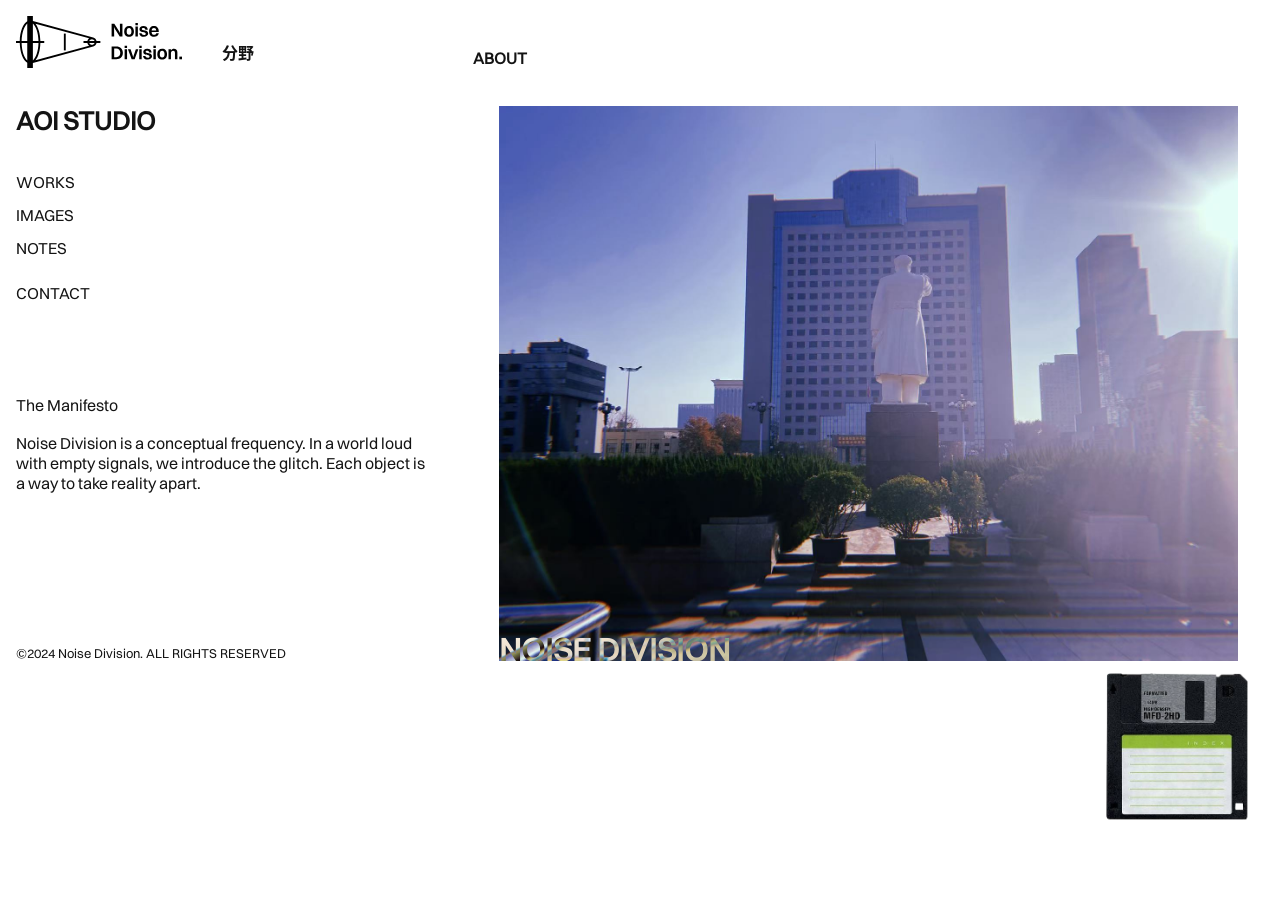
<file: index.html>
<!doctype html>
<html lang="en">
<head>
<meta charset="utf-8">
<meta name="viewport" content="width=device-width, initial-scale=1">
<title>Noise Division</title>
<link rel="preload" href="Switzer-Regular.otf" as="font" type="font/otf" crossorigin>
<link rel="stylesheet" href="site.css">
</head>
<body class="home-page">
<header class="home-header">
  <div class="home-brand">
    <a href="index.html"><img class="site-logo" src="logo_1.svg" alt="Noise Division"></a>
    <span lang="ja">分野</span>
  </div>
  <a class="home-about" href="about.html">ABOUT</a>
</header>
<main class="home-layout">
  <div class="home-sidebar">
    <h1>AOI STUDIO</h1>
    <nav aria-label="Main navigation">
      <a href="works.html">WORKS</a>
      <a href="images.html">IMAGES</a>
      <a href="ideas.html">NOTES</a>
      <a href="info.html">CONTACT</a>
    </nav>
    <section class="home-manifesto" id="manifesto" aria-labelledby="manifesto-title">
      <h2 id="manifesto-title">The Manifesto</h2>
      <p>Noise Division is a conceptual frequency. In a world loud with empty signals, we introduce the glitch. Each object is a way to take reality apart.</p>
    </section>
  </div>
  <button type="button" class="home-panel" aria-label="Show another image"><img id="home-image" src="home-images/home-01.jpg" alt=""><span class="home-image-title" aria-hidden="true">NOISE DIVISION</span></button>
</main>
<footer class="home-footer">©2024 Noise Division. ALL RIGHTS RESERVED</footer>

<button type="button" class="corner-badge" aria-label="Play glitch effect" hidden></button>
<script src="corner-images/list.js" defer></script>
<script src="corner.js" defer></script>
<script src="home-images.js" defer></script>
</body>
</html>
</file>
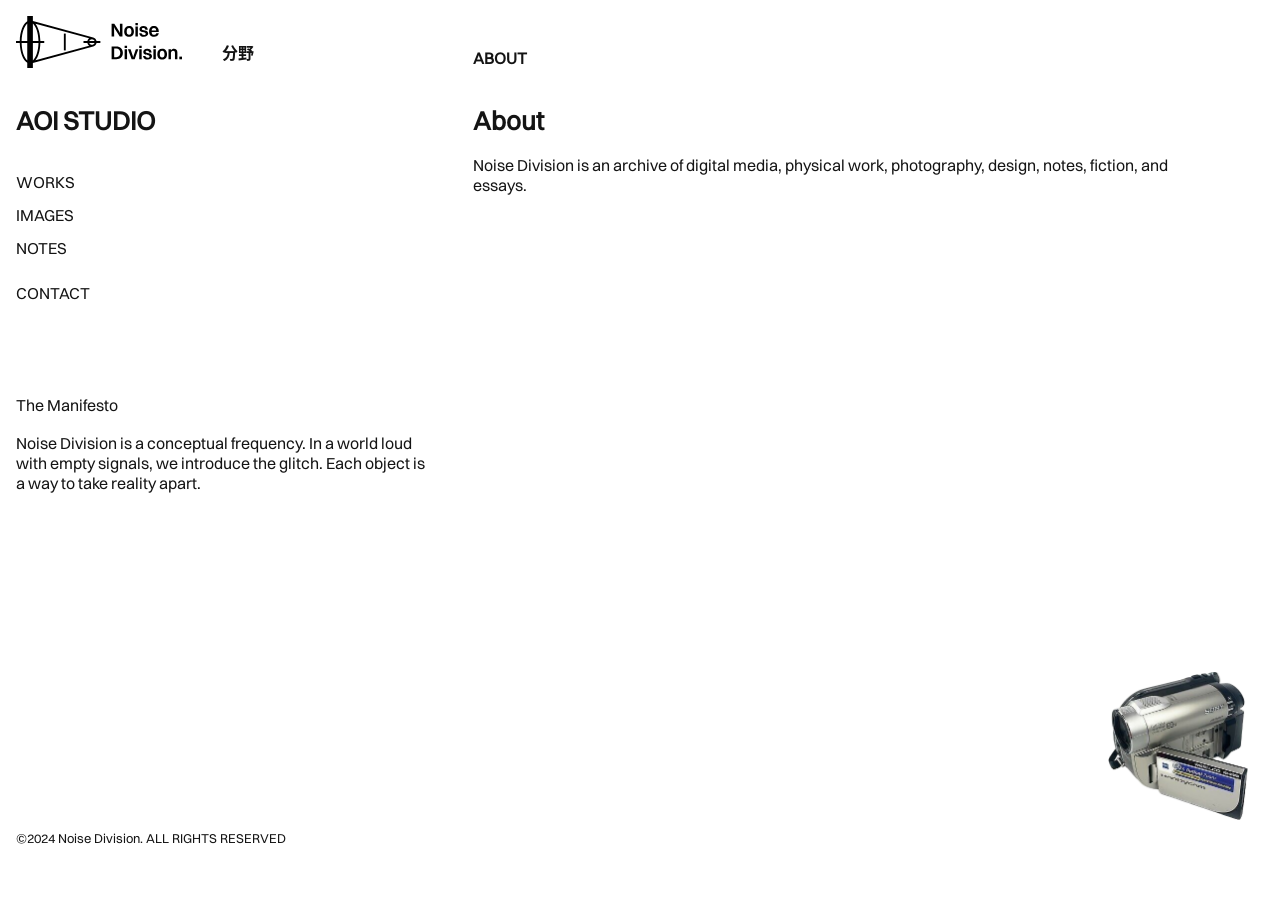
<file: about.html>
<!doctype html>
<html lang="en">
<head>
<meta charset="utf-8">
<meta name="viewport" content="width=device-width, initial-scale=1">
<title>About · Noise Division</title>
<link rel="preload" href="Switzer-Regular.otf" as="font" type="font/otf" crossorigin>
<link rel="stylesheet" href="site.css">
</head>
<body class="home-page interior-page">
<header class="home-header">
  <div class="home-brand">
    <a href="index.html"><img class="site-logo" src="logo_1.svg" alt="Noise Division"></a>
    <span lang="ja">分野</span>
  </div>
  <a class="home-about" href="about.html" aria-current="page">ABOUT</a>
</header>
<main class="home-layout">
<div class="home-sidebar">
    <p class="studio-title">AOI STUDIO</p>
    <nav aria-label="Main navigation">
      <a href="works.html">WORKS</a>
      <a href="images.html">IMAGES</a>
      <a href="ideas.html">NOTES</a>
      <a href="info.html">CONTACT</a>
    </nav>
    <section class="home-manifesto" id="manifesto" aria-labelledby="manifesto-title">
      <h2 id="manifesto-title">The Manifesto</h2>
      <p>Noise Division is a conceptual frequency. In a world loud with empty signals, we introduce the glitch. Each object is a way to take reality apart.</p>
    </section>
  </div>
<div class="page-content">
  <section class="reading">
    <h1>About</h1>
    <p>Noise Division is an archive of digital media, physical work, photography, design, notes, fiction, and essays.</p>
  </section>
</div>
</main>
<footer class="home-footer">©2024 Noise Division. ALL RIGHTS RESERVED</footer>

<button type="button" class="corner-badge" aria-label="Play glitch effect" hidden></button>
<script src="corner-images/list.js" defer></script>
<script src="corner.js" defer></script>
</body>
</html>
</file>
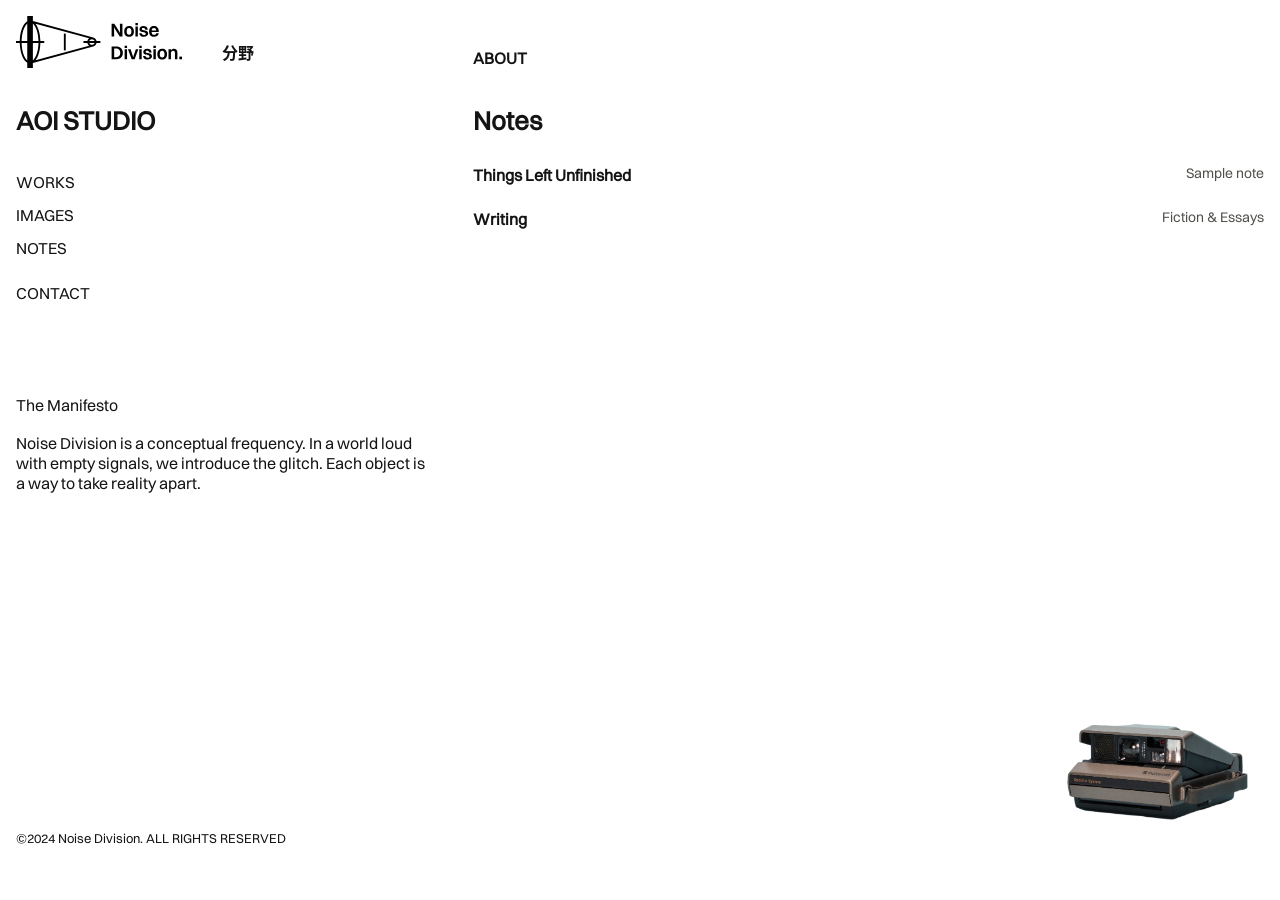
<file: ideas.html>
<!doctype html>
<html lang="en">
<head>
<meta charset="utf-8">
<meta name="viewport" content="width=device-width, initial-scale=1">
<title>Notes · Noise Division</title>
<link rel="preload" href="Switzer-Regular.otf" as="font" type="font/otf" crossorigin>
<link rel="stylesheet" href="site.css">
</head>
<body class="home-page interior-page">
<header class="home-header">
  <div class="home-brand">
    <a href="index.html"><img class="site-logo" src="logo_1.svg" alt="Noise Division"></a>
    <span lang="ja">分野</span>
  </div>
  <a class="home-about" href="about.html">ABOUT</a>
</header>
<main class="home-layout">
<div class="home-sidebar">
    <p class="studio-title">AOI STUDIO</p>
    <nav aria-label="Main navigation">
      <a href="works.html">WORKS</a>
      <a href="images.html">IMAGES</a>
      <a href="ideas.html" aria-current="page">NOTES</a>
      <a href="info.html">CONTACT</a>
    </nav>
    <section class="home-manifesto" id="manifesto" aria-labelledby="manifesto-title">
      <h2 id="manifesto-title">The Manifesto</h2>
      <p>Noise Division is a conceptual frequency. In a world loud with empty signals, we introduce the glitch. Each object is a way to take reality apart.</p>
    </section>
  </div>
<div class="page-content"><section class='page-intro'><h1>Notes</h1><ul class='writing-list'><li><a href='texts/unfinished.html'><strong>Things Left Unfinished</strong><small>Sample note</small></a></li><li><a href="writing.html"><strong>Writing</strong><small>Fiction &amp; Essays</small></a></li></ul></section></div></main>
<footer class="home-footer">©2024 Noise Division. ALL RIGHTS RESERVED</footer>

<button type="button" class="corner-badge" aria-label="Play glitch effect" hidden></button>
<script src="corner-images/list.js" defer></script>
<script src="corner.js" defer></script>
</body>
</html>
</file>
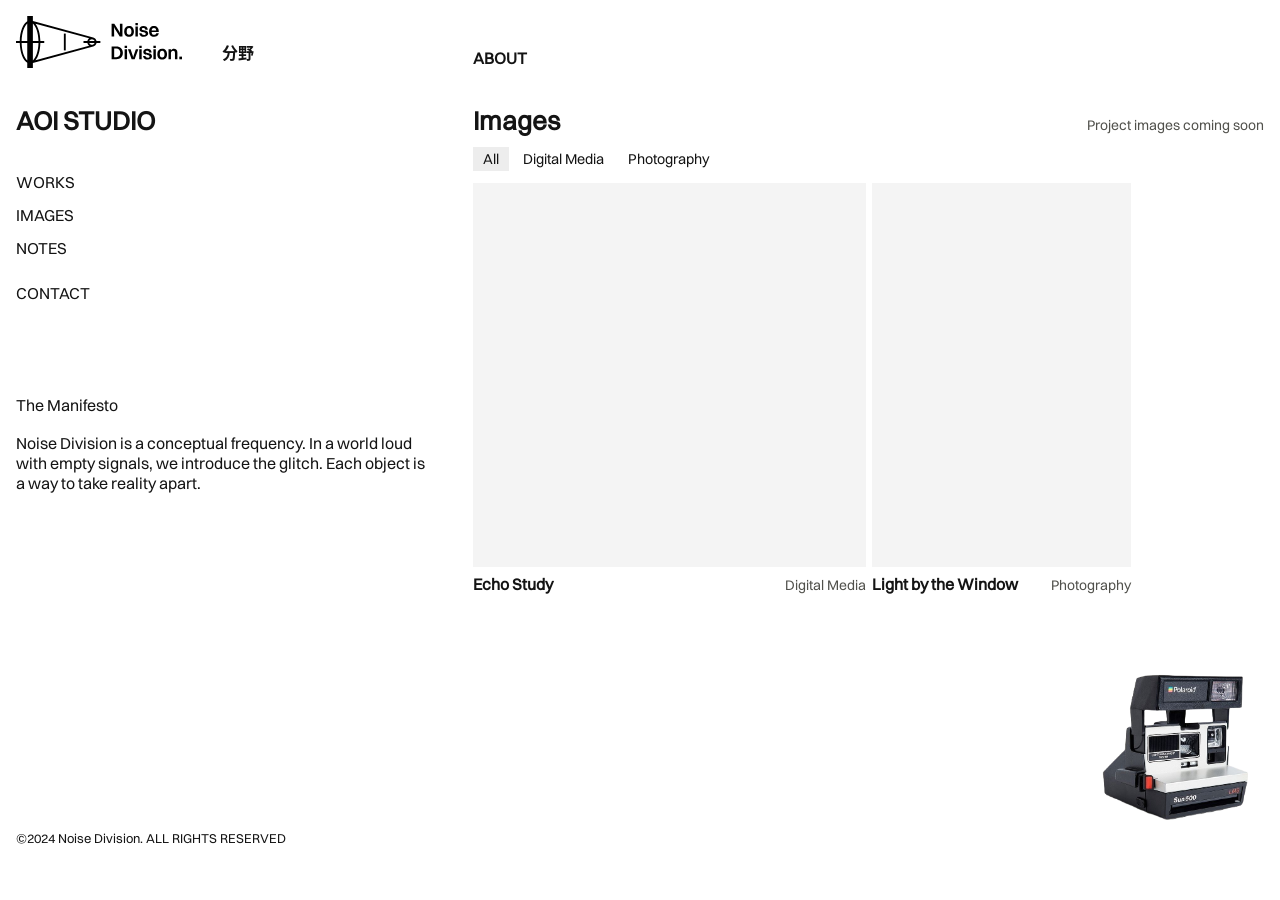
<file: images.html>
<!doctype html>
<html lang="en">
<head>
<meta charset="utf-8">
<meta name="viewport" content="width=device-width, initial-scale=1">
<title>Images · Noise Division</title>
<link rel="preload" href="Switzer-Regular.otf" as="font" type="font/otf" crossorigin>
<link rel="stylesheet" href="site.css">
</head>
<body class="home-page interior-page">
<header class="home-header">
  <div class="home-brand">
    <a href="index.html"><img class="site-logo" src="logo_1.svg" alt="Noise Division"></a>
    <span lang="ja">分野</span>
  </div>
  <a class="home-about" href="about.html">ABOUT</a>
</header>
<main class="home-layout">
<div class="home-sidebar">
    <p class="studio-title">AOI STUDIO</p>
    <nav aria-label="Main navigation">
      <a href="works.html">WORKS</a>
      <a href="images.html" aria-current="page">IMAGES</a>
      <a href="ideas.html">NOTES</a>
      <a href="info.html">CONTACT</a>
    </nav>
    <section class="home-manifesto" id="manifesto" aria-labelledby="manifesto-title">
      <h2 id="manifesto-title">The Manifesto</h2>
      <p>Noise Division is a conceptual frequency. In a world loud with empty signals, we introduce the glitch. Each object is a way to take reality apart.</p>
    </section>
  </div>
<div class="page-content"><section id="works" aria-labelledby="works-title">
<div class="section-head"><h1 id="works-title">Images</h1><p class="note">Project images coming soon</p></div>
<div class="filters" role="group" aria-label="Filter projects">
<button type="button" data-filter="all" aria-pressed="true">All</button>
<button type="button" data-filter="digital" aria-pressed="false">Digital Media</button>

<button type="button" data-filter="photo" aria-pressed="false">Photography</button>

</div>
<div class="grid">
<article class="work" data-kind="digital"><a class="work-link" href="works/digital.html"><div class="cover" aria-hidden="true"></div><div class="caption"><h3>Echo Study</h3><small>Digital Media</small></div></a></article>

<article class="work" data-kind="photo"><a class="work-link" href="works/photo.html"><div class="cover" aria-hidden="true"></div><div class="caption"><h3>Light by the Window</h3><small>Photography</small></div></a></article>

</div>
</section></div></main>
<footer class="home-footer">©2024 Noise Division. ALL RIGHTS RESERVED</footer>
<script>
const buttons = document.querySelectorAll('[data-filter]');
const works = document.querySelectorAll('[data-kind]');

buttons.forEach(button => {
  button.addEventListener('click', () => {
    const filter = button.dataset.filter;
    document.querySelector('.grid').classList.toggle('is-filtered', filter !== 'all');
    buttons.forEach(option => option.setAttribute('aria-pressed', String(option === button)));
    works.forEach(work => {
      work.hidden = filter !== 'all' && work.dataset.kind !== filter;
    });
  });
});
</script>
<button type="button" class="corner-badge" aria-label="Play glitch effect" hidden></button>
<script src="corner-images/list.js" defer></script>
<script src="corner.js" defer></script>
</body>
</html>
</file>
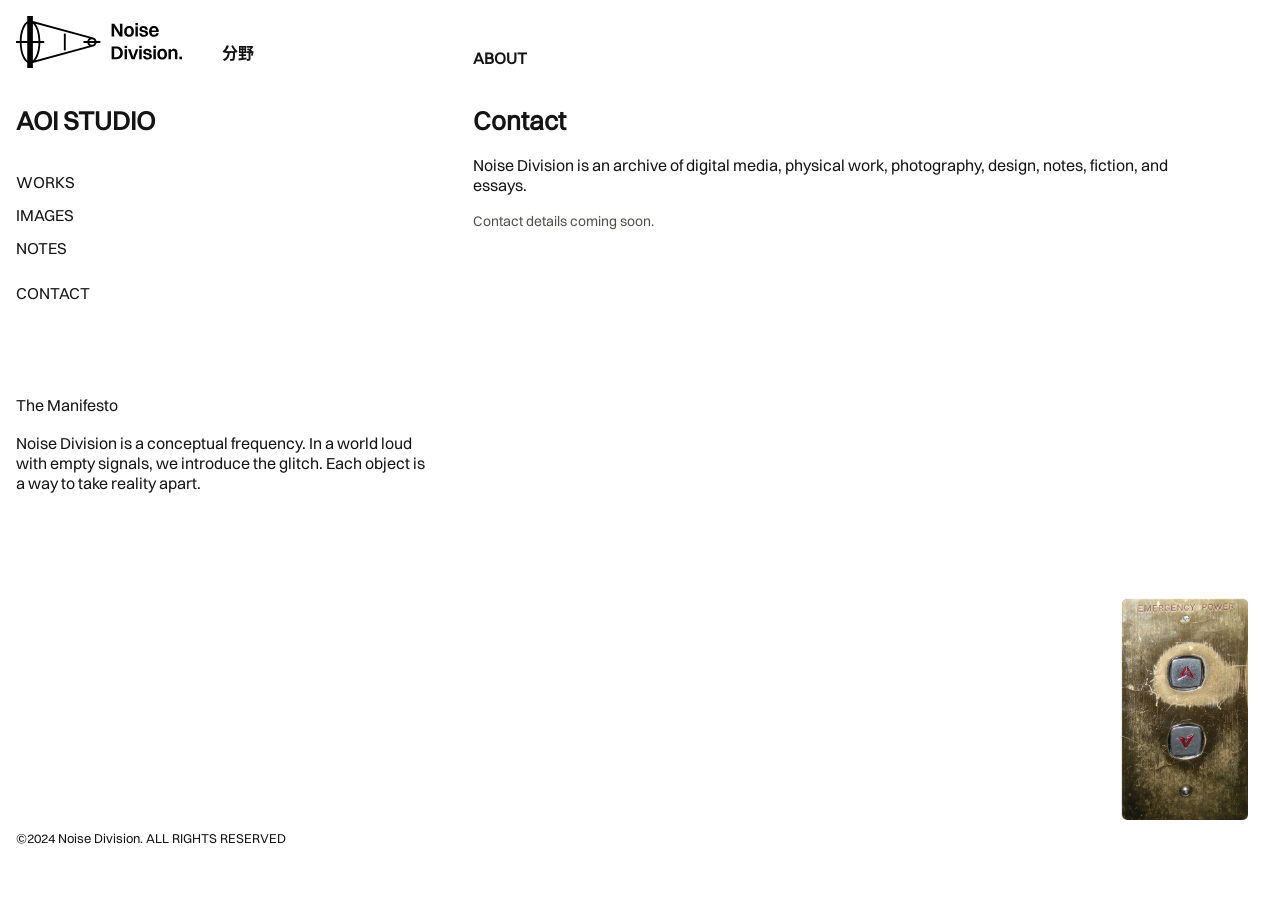
<file: info.html>
<!doctype html>
<html lang="en">
<head>
<meta charset="utf-8">
<meta name="viewport" content="width=device-width, initial-scale=1">
<title>Contact · Noise Division</title>
<link rel="preload" href="Switzer-Regular.otf" as="font" type="font/otf" crossorigin>
<link rel="stylesheet" href="site.css">
</head>
<body class="home-page interior-page">
<header class="home-header">
  <div class="home-brand">
    <a href="index.html"><img class="site-logo" src="logo_1.svg" alt="Noise Division"></a>
    <span lang="ja">分野</span>
  </div>
  <a class="home-about" href="about.html">ABOUT</a>
</header>
<main class="home-layout">
<div class="home-sidebar">
    <p class="studio-title">AOI STUDIO</p>
    <nav aria-label="Main navigation">
      <a href="works.html">WORKS</a>
      <a href="images.html">IMAGES</a>
      <a href="ideas.html">NOTES</a>
      <a href="info.html" aria-current="page">CONTACT</a>
    </nav>
    <section class="home-manifesto" id="manifesto" aria-labelledby="manifesto-title">
      <h2 id="manifesto-title">The Manifesto</h2>
      <p>Noise Division is a conceptual frequency. In a world loud with empty signals, we introduce the glitch. Each object is a way to take reality apart.</p>
    </section>
  </div>
<div class="page-content"><section class='reading'><h1>Contact</h1><p>Noise Division is an archive of digital media, physical work, photography, design, notes, fiction, and essays.</p><p class='note'>Contact details coming soon.</p></section></div></main>
<footer class="home-footer">©2024 Noise Division. ALL RIGHTS RESERVED</footer>

<button type="button" class="corner-badge" aria-label="Play glitch effect" hidden></button>
<script src="corner-images/list.js" defer></script>
<script src="corner.js" defer></script>
</body>
</html>
</file>
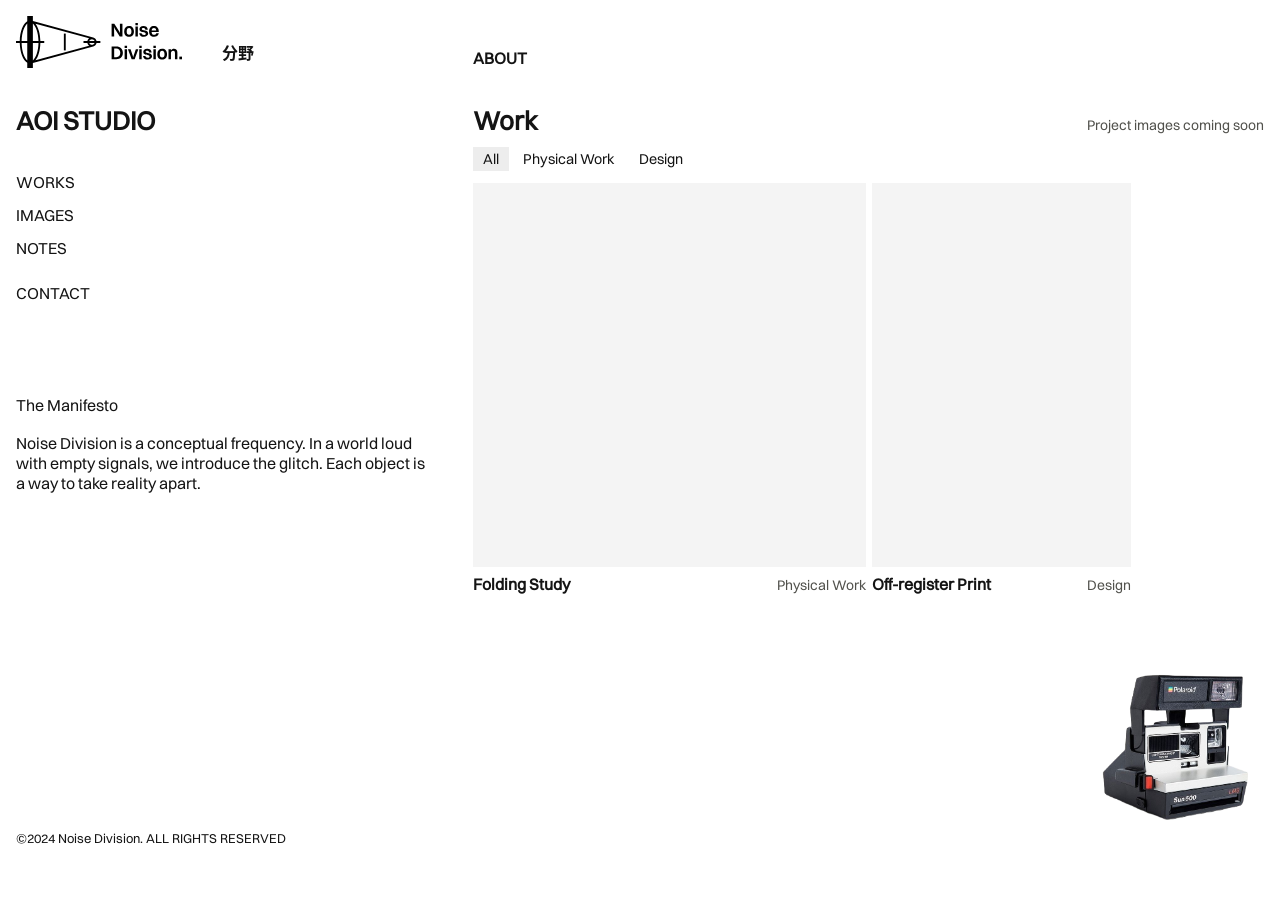
<file: works.html>
<!doctype html>
<html lang="en">
<head>
<meta charset="utf-8">
<meta name="viewport" content="width=device-width, initial-scale=1">
<title>Work · Noise Division</title>
<link rel="preload" href="Switzer-Regular.otf" as="font" type="font/otf" crossorigin>
<link rel="stylesheet" href="site.css">
</head>
<body class="home-page interior-page">
<header class="home-header">
  <div class="home-brand">
    <a href="index.html"><img class="site-logo" src="logo_1.svg" alt="Noise Division"></a>
    <span lang="ja">分野</span>
  </div>
  <a class="home-about" href="about.html">ABOUT</a>
</header>
<main class="home-layout">
<div class="home-sidebar">
    <p class="studio-title">AOI STUDIO</p>
    <nav aria-label="Main navigation">
      <a href="works.html" aria-current="page">WORKS</a>
      <a href="images.html">IMAGES</a>
      <a href="ideas.html">NOTES</a>
      <a href="info.html">CONTACT</a>
    </nav>
    <section class="home-manifesto" id="manifesto" aria-labelledby="manifesto-title">
      <h2 id="manifesto-title">The Manifesto</h2>
      <p>Noise Division is a conceptual frequency. In a world loud with empty signals, we introduce the glitch. Each object is a way to take reality apart.</p>
    </section>
  </div>
<div class="page-content"><section id="works" aria-labelledby="works-title">
<div class="section-head"><h1 id="works-title">Work</h1><p class="note">Project images coming soon</p></div>
<div class="filters" role="group" aria-label="Filter projects">
<button type="button" data-filter="all" aria-pressed="true">All</button>

<button type="button" data-filter="physical" aria-pressed="false">Physical Work</button>

<button type="button" data-filter="design" aria-pressed="false">Design</button>
</div>
<div class="grid">

<article class="work" data-kind="physical"><a class="work-link" href="works/physical.html"><div class="cover" aria-hidden="true"></div><div class="caption"><h3>Folding Study</h3><small>Physical Work</small></div></a></article>

<article class="work" data-kind="design"><a class="work-link" href="works/design.html"><div class="cover" aria-hidden="true"></div><div class="caption"><h3>Off-register Print</h3><small>Design</small></div></a></article>
</div>
</section></div></main>
<footer class="home-footer">©2024 Noise Division. ALL RIGHTS RESERVED</footer>
<script>
const buttons = document.querySelectorAll('[data-filter]');
const works = document.querySelectorAll('[data-kind]');

buttons.forEach(button => {
  button.addEventListener('click', () => {
    const filter = button.dataset.filter;
    document.querySelector('.grid').classList.toggle('is-filtered', filter !== 'all');
    buttons.forEach(option => option.setAttribute('aria-pressed', String(option === button)));
    works.forEach(work => {
      work.hidden = filter !== 'all' && work.dataset.kind !== filter;
    });
  });
});
</script>
<button type="button" class="corner-badge" aria-label="Play glitch effect" hidden></button>
<script src="corner-images/list.js" defer></script>
<script src="corner.js" defer></script>
</body>
</html>
</file>
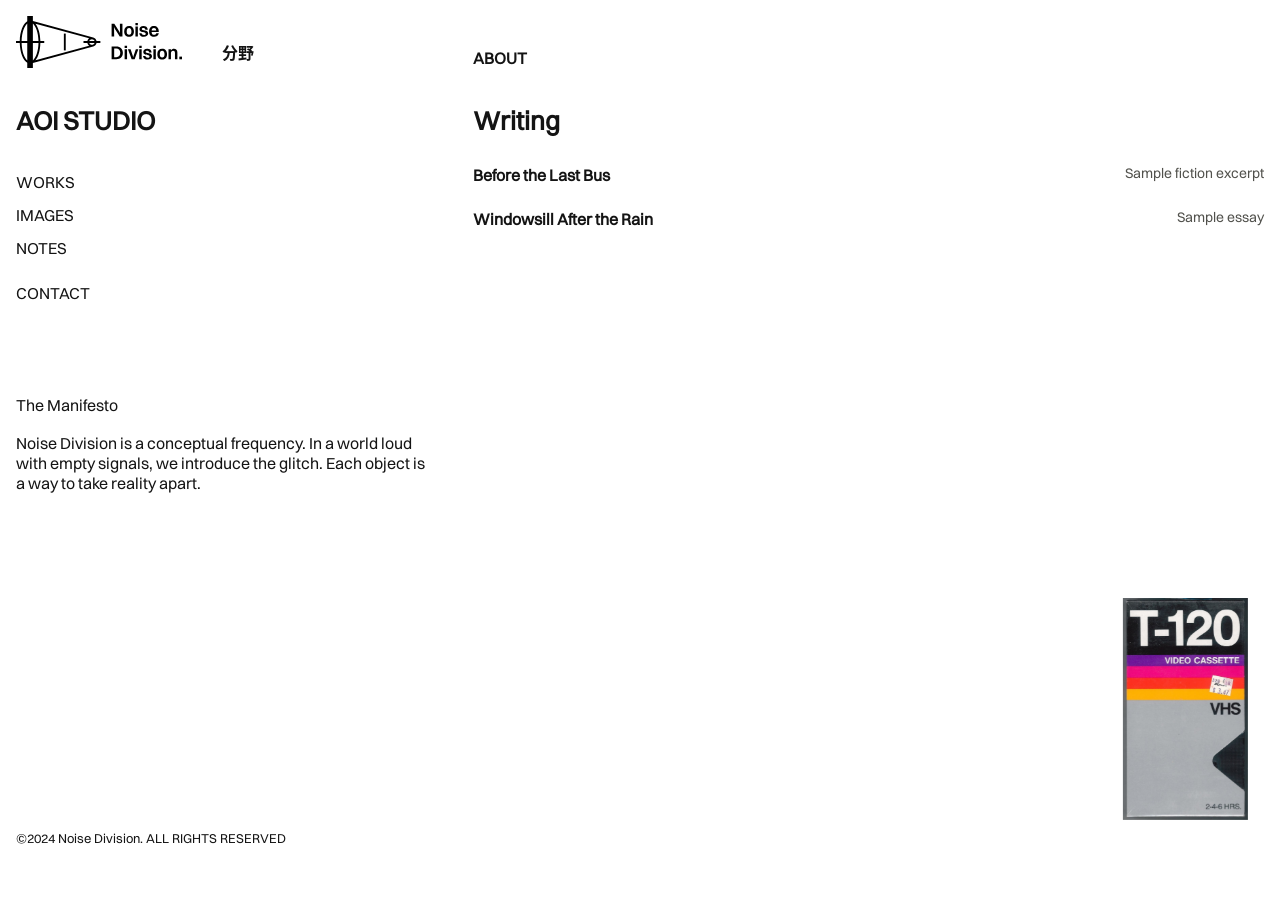
<file: writing.html>
<!doctype html>
<html lang="en">
<head>
<meta charset="utf-8">
<meta name="viewport" content="width=device-width, initial-scale=1">
<title>Writing · Noise Division</title>
<link rel="preload" href="Switzer-Regular.otf" as="font" type="font/otf" crossorigin>
<link rel="stylesheet" href="site.css">
</head>
<body class="home-page interior-page">
<header class="home-header">
  <div class="home-brand">
    <a href="index.html"><img class="site-logo" src="logo_1.svg" alt="Noise Division"></a>
    <span lang="ja">分野</span>
  </div>
  <a class="home-about" href="about.html">ABOUT</a>
</header>
<main class="home-layout">
<div class="home-sidebar">
    <p class="studio-title">AOI STUDIO</p>
    <nav aria-label="Main navigation">
      <a href="works.html">WORKS</a>
      <a href="images.html">IMAGES</a>
      <a href="ideas.html" aria-current="page">NOTES</a>
      <a href="info.html">CONTACT</a>
    </nav>
    <section class="home-manifesto" id="manifesto" aria-labelledby="manifesto-title">
      <h2 id="manifesto-title">The Manifesto</h2>
      <p>Noise Division is a conceptual frequency. In a world loud with empty signals, we introduce the glitch. Each object is a way to take reality apart.</p>
    </section>
  </div>
<div class="page-content"><section class='page-intro'><h1>Writing</h1><ul class='writing-list'><li><a href='texts/last-bus.html'><strong>Before the Last Bus</strong><small>Sample fiction excerpt</small></a></li><li><a href='texts/windowsill.html'><strong>Windowsill After the Rain</strong><small>Sample essay</small></a></li></ul></section></div></main>
<footer class="home-footer">©2024 Noise Division. ALL RIGHTS RESERVED</footer>

<button type="button" class="corner-badge" aria-label="Play glitch effect" hidden></button>
<script src="corner-images/list.js" defer></script>
<script src="corner.js" defer></script>
</body>
</html>
</file>
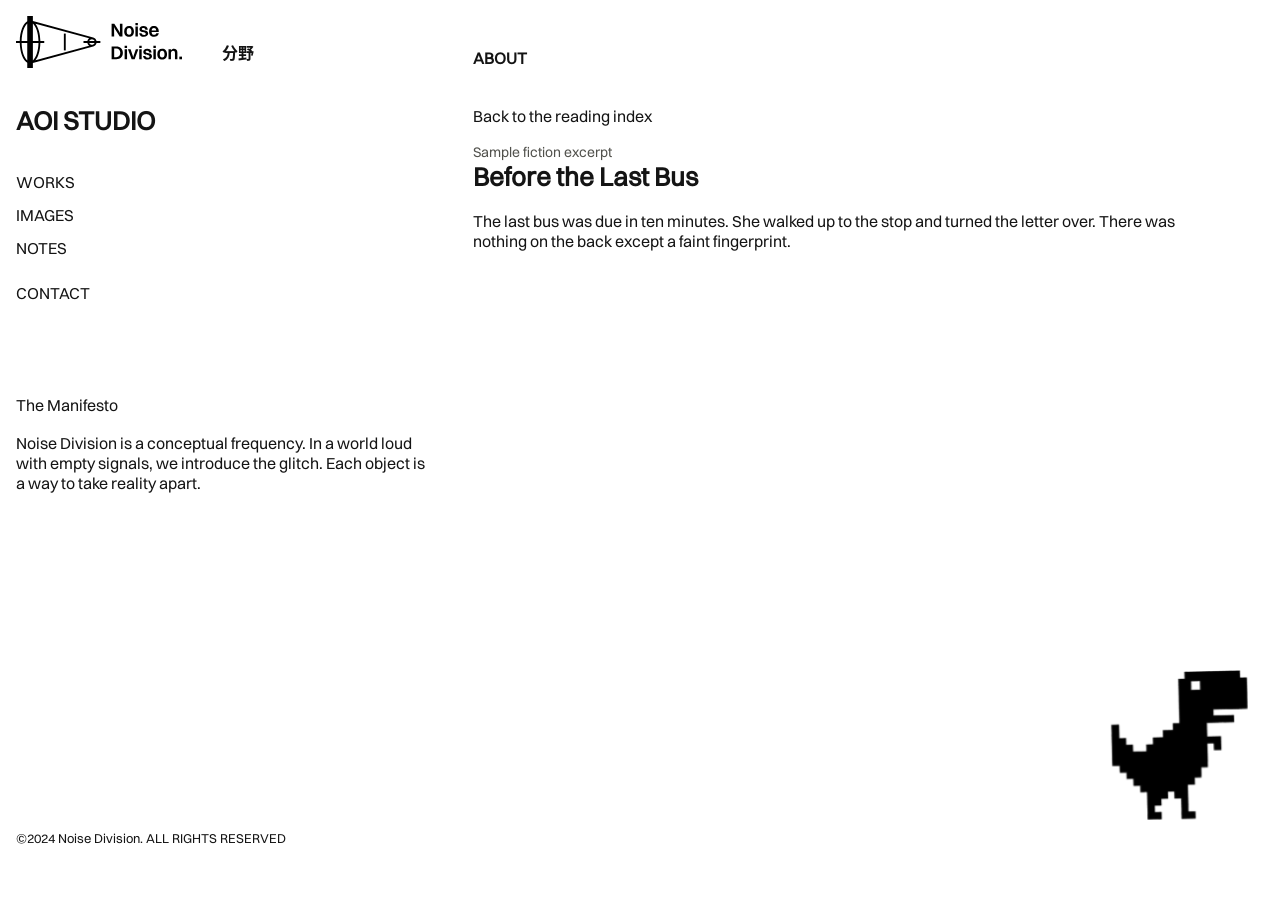
<file: texts/last-bus.html>
<!doctype html>
<html lang="en">
<head>
<meta charset="utf-8">
<meta name="viewport" content="width=device-width, initial-scale=1">
<title>Before the Last Bus · Noise Division</title>
<link rel="preload" href="../Switzer-Regular.otf" as="font" type="font/otf" crossorigin>
<link rel="stylesheet" href="../site.css">
</head>
<body class="home-page interior-page">
<header class="home-header">
  <div class="home-brand">
    <a href="../index.html"><img class="site-logo" src="../logo_1.svg" alt="Noise Division"></a>
    <span lang="ja">分野</span>
  </div>
  <a class="home-about" href="../about.html">ABOUT</a>
</header>
<main class="home-layout">
<div class="home-sidebar">
    <p class="studio-title">AOI STUDIO</p>
    <nav aria-label="Main navigation">
      <a href="../works.html">WORKS</a>
      <a href="../images.html">IMAGES</a>
      <a href="../ideas.html" aria-current="page">NOTES</a>
      <a href="../info.html">CONTACT</a>
    </nav>
    <section class="home-manifesto" id="manifesto" aria-labelledby="manifesto-title">
      <h2 id="manifesto-title">The Manifesto</h2>
      <p>Noise Division is a conceptual frequency. In a world loud with empty signals, we introduce the glitch. Each object is a way to take reality apart.</p>
    </section>
  </div>
<div class="page-content"><article class='reading'><a href='../writing.html'>Back to the reading index</a><p class='note'>Sample fiction excerpt</p><h1>Before the Last Bus</h1><p>The last bus was due in ten minutes. She walked up to the stop and turned the letter over. There was nothing on the back except a faint fingerprint.</p></article></div></main>
<footer class="home-footer">©2024 Noise Division. ALL RIGHTS RESERVED</footer>

<button type="button" class="corner-badge" aria-label="Play glitch effect" hidden></button>
<script src="../corner-images/list.js" defer></script>
<script src="../corner.js" defer></script>
</body>
</html>
</file>
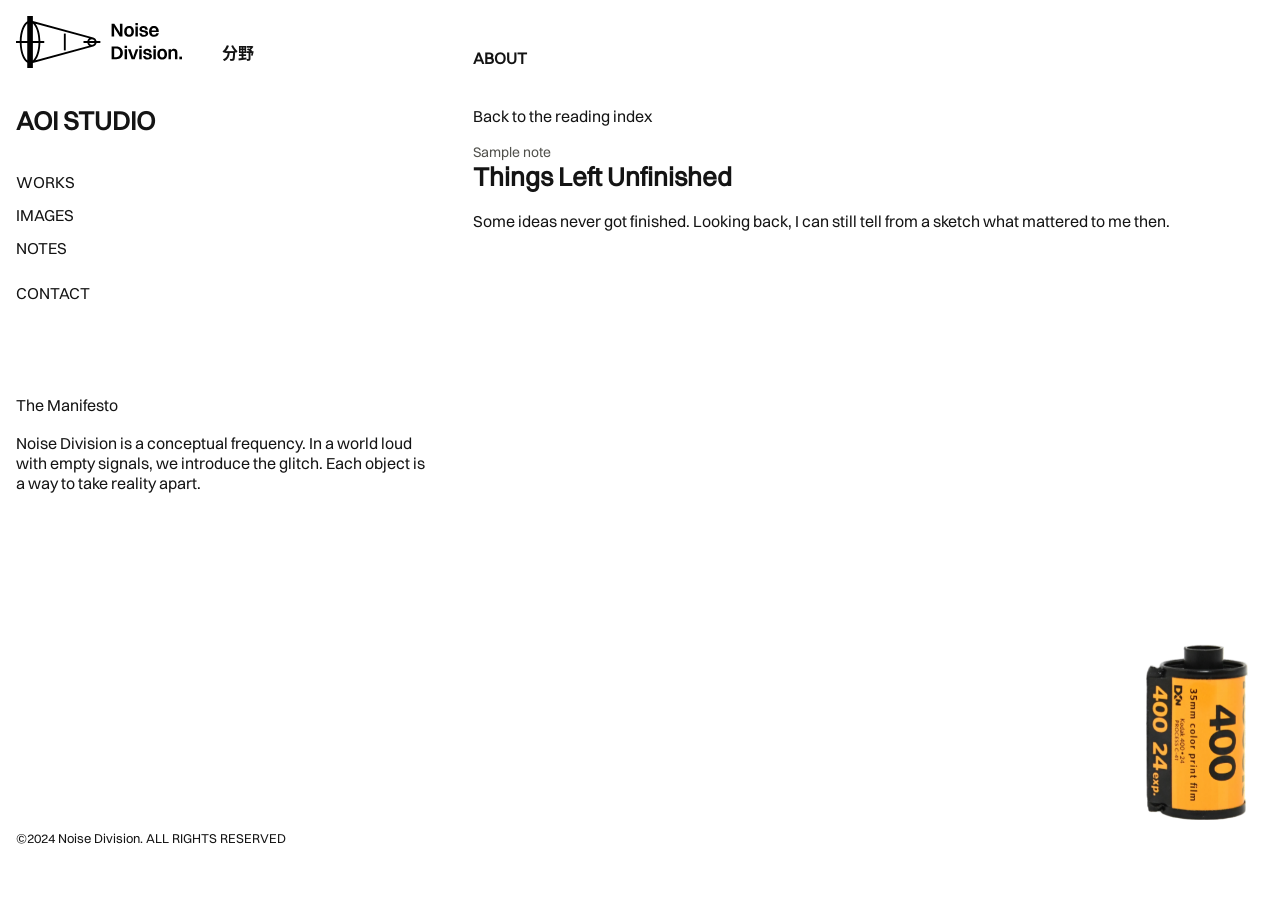
<file: texts/unfinished.html>
<!doctype html>
<html lang="en">
<head>
<meta charset="utf-8">
<meta name="viewport" content="width=device-width, initial-scale=1">
<title>Things Left Unfinished · Noise Division</title>
<link rel="preload" href="../Switzer-Regular.otf" as="font" type="font/otf" crossorigin>
<link rel="stylesheet" href="../site.css">
</head>
<body class="home-page interior-page">
<header class="home-header">
  <div class="home-brand">
    <a href="../index.html"><img class="site-logo" src="../logo_1.svg" alt="Noise Division"></a>
    <span lang="ja">分野</span>
  </div>
  <a class="home-about" href="../about.html">ABOUT</a>
</header>
<main class="home-layout">
<div class="home-sidebar">
    <p class="studio-title">AOI STUDIO</p>
    <nav aria-label="Main navigation">
      <a href="../works.html">WORKS</a>
      <a href="../images.html">IMAGES</a>
      <a href="../ideas.html" aria-current="page">NOTES</a>
      <a href="../info.html">CONTACT</a>
    </nav>
    <section class="home-manifesto" id="manifesto" aria-labelledby="manifesto-title">
      <h2 id="manifesto-title">The Manifesto</h2>
      <p>Noise Division is a conceptual frequency. In a world loud with empty signals, we introduce the glitch. Each object is a way to take reality apart.</p>
    </section>
  </div>
<div class="page-content"><article class='reading'><a href='../ideas.html'>Back to the reading index</a><p class='note'>Sample note</p><h1>Things Left Unfinished</h1><p>Some ideas never got finished. Looking back, I can still tell from a sketch what mattered to me then.</p></article></div></main>
<footer class="home-footer">©2024 Noise Division. ALL RIGHTS RESERVED</footer>

<button type="button" class="corner-badge" aria-label="Play glitch effect" hidden></button>
<script src="../corner-images/list.js" defer></script>
<script src="../corner.js" defer></script>
</body>
</html>
</file>
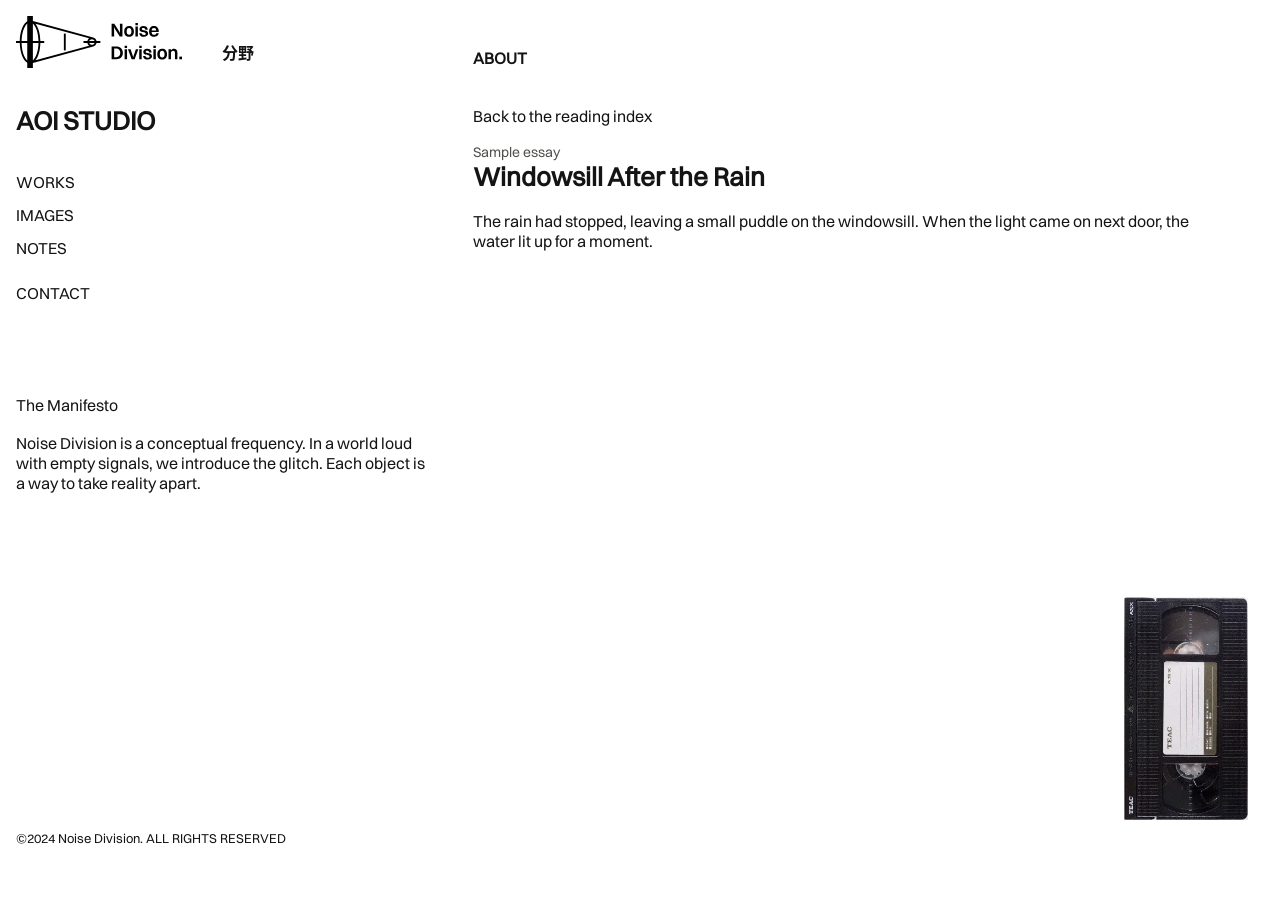
<file: texts/windowsill.html>
<!doctype html>
<html lang="en">
<head>
<meta charset="utf-8">
<meta name="viewport" content="width=device-width, initial-scale=1">
<title>Windowsill After the Rain · Noise Division</title>
<link rel="preload" href="../Switzer-Regular.otf" as="font" type="font/otf" crossorigin>
<link rel="stylesheet" href="../site.css">
</head>
<body class="home-page interior-page">
<header class="home-header">
  <div class="home-brand">
    <a href="../index.html"><img class="site-logo" src="../logo_1.svg" alt="Noise Division"></a>
    <span lang="ja">分野</span>
  </div>
  <a class="home-about" href="../about.html">ABOUT</a>
</header>
<main class="home-layout">
<div class="home-sidebar">
    <p class="studio-title">AOI STUDIO</p>
    <nav aria-label="Main navigation">
      <a href="../works.html">WORKS</a>
      <a href="../images.html">IMAGES</a>
      <a href="../ideas.html" aria-current="page">NOTES</a>
      <a href="../info.html">CONTACT</a>
    </nav>
    <section class="home-manifesto" id="manifesto" aria-labelledby="manifesto-title">
      <h2 id="manifesto-title">The Manifesto</h2>
      <p>Noise Division is a conceptual frequency. In a world loud with empty signals, we introduce the glitch. Each object is a way to take reality apart.</p>
    </section>
  </div>
<div class="page-content"><article class='reading'><a href='../writing.html'>Back to the reading index</a><p class='note'>Sample essay</p><h1>Windowsill After the Rain</h1><p>The rain had stopped, leaving a small puddle on the windowsill. When the light came on next door, the water lit up for a moment.</p></article></div></main>
<footer class="home-footer">©2024 Noise Division. ALL RIGHTS RESERVED</footer>

<button type="button" class="corner-badge" aria-label="Play glitch effect" hidden></button>
<script src="../corner-images/list.js" defer></script>
<script src="../corner.js" defer></script>
</body>
</html>
</file>
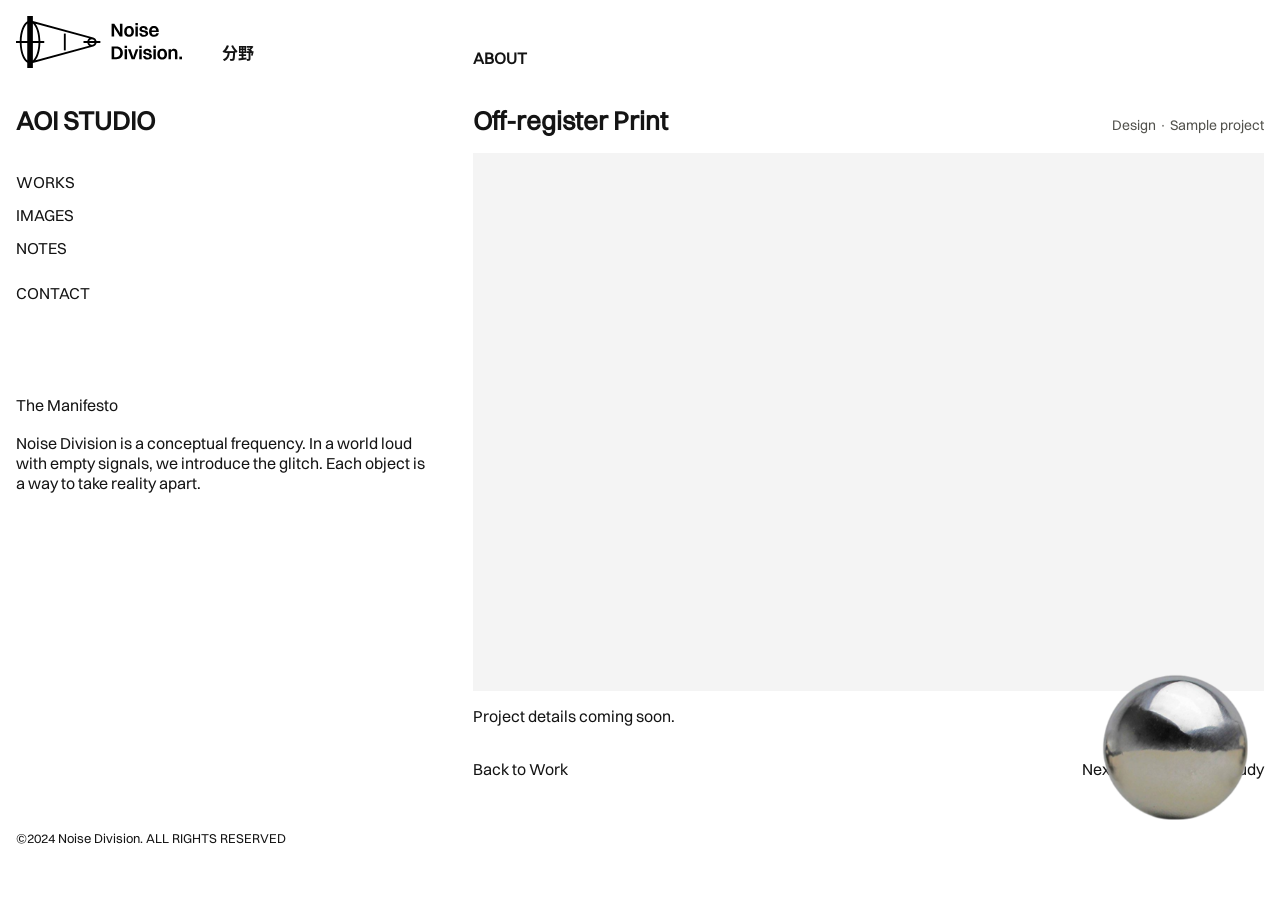
<file: works/design.html>
<!doctype html>
<html lang="en">
<head>
<meta charset="utf-8">
<meta name="viewport" content="width=device-width, initial-scale=1">
<title>Off-register Print · Noise Division</title>
<link rel="preload" href="../Switzer-Regular.otf" as="font" type="font/otf" crossorigin>
<link rel="stylesheet" href="../site.css">
</head>
<body class="home-page interior-page">
<header class="home-header">
  <div class="home-brand">
    <a href="../index.html"><img class="site-logo" src="../logo_1.svg" alt="Noise Division"></a>
    <span lang="ja">分野</span>
  </div>
  <a class="home-about" href="../about.html">ABOUT</a>
</header>
<main class="home-layout">
<div class="home-sidebar">
    <p class="studio-title">AOI STUDIO</p>
    <nav aria-label="Main navigation">
      <a href="../works.html" aria-current="page">WORKS</a>
      <a href="../images.html">IMAGES</a>
      <a href="../ideas.html">NOTES</a>
      <a href="../info.html">CONTACT</a>
    </nav>
    <section class="home-manifesto" id="manifesto" aria-labelledby="manifesto-title">
      <h2 id="manifesto-title">The Manifesto</h2>
      <p>Noise Division is a conceptual frequency. In a world loud with empty signals, we introduce the glitch. Each object is a way to take reality apart.</p>
    </section>
  </div>
<div class="page-content"><section class="page-intro">
<div class="section-head"><h1>Off-register Print</h1><p class="note">Design · Sample project</p></div>
<div class="project-media"><div class="cover" aria-hidden="true"></div></div>
<div class="project-info"><p>Project details coming soon.</p></div>
<nav class="project-nav" aria-label="Project navigation"><a href="../works.html">Back to Work</a><a href="digital.html">Next project · Echo Study</a></nav>
</section></div></main>
<footer class="home-footer">©2024 Noise Division. ALL RIGHTS RESERVED</footer>

<button type="button" class="corner-badge" aria-label="Play glitch effect" hidden></button>
<script src="../corner-images/list.js" defer></script>
<script src="../corner.js" defer></script>
</body>
</html>
</file>
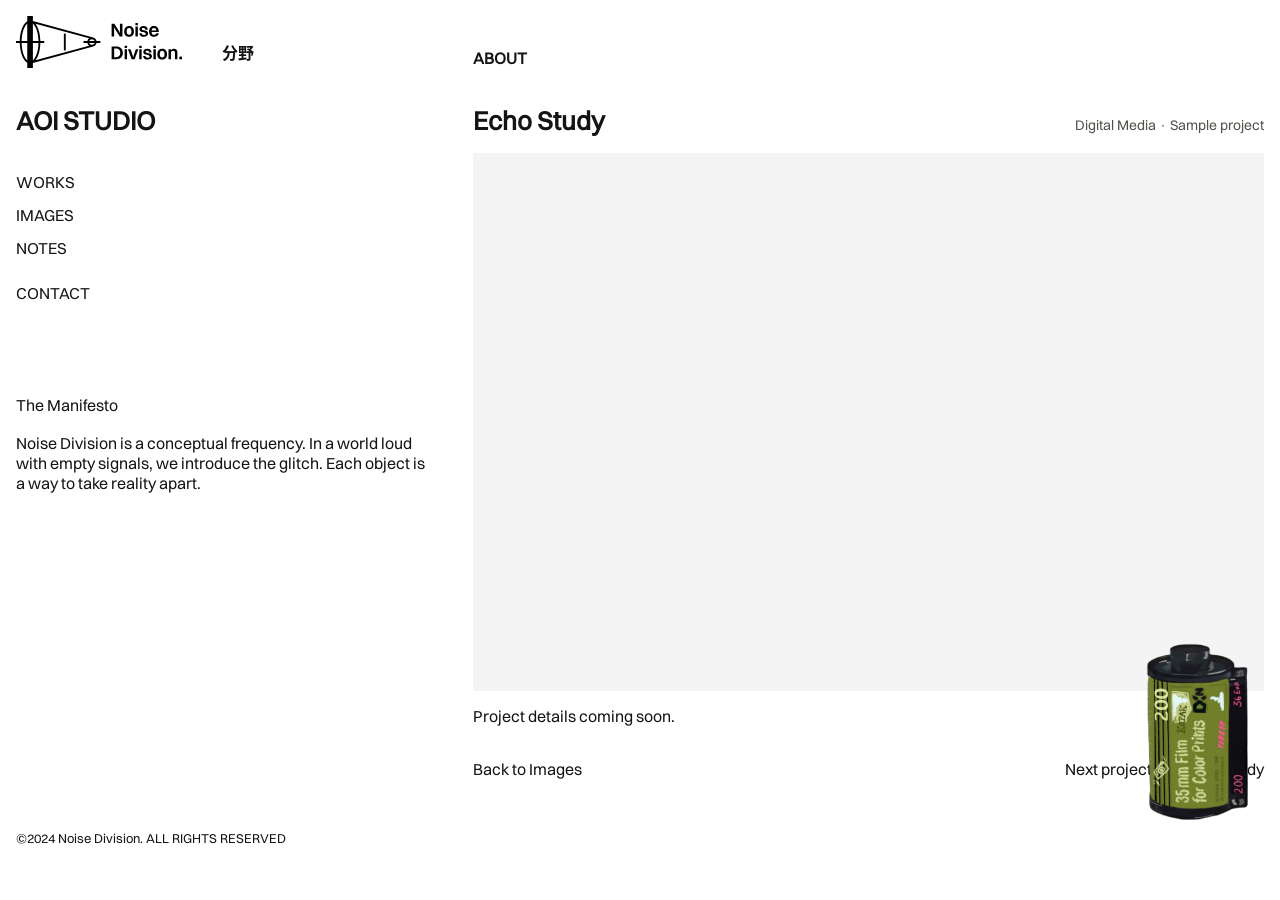
<file: works/digital.html>
<!doctype html>
<html lang="en">
<head>
<meta charset="utf-8">
<meta name="viewport" content="width=device-width, initial-scale=1">
<title>Echo Study · Noise Division</title>
<link rel="preload" href="../Switzer-Regular.otf" as="font" type="font/otf" crossorigin>
<link rel="stylesheet" href="../site.css">
</head>
<body class="home-page interior-page">
<header class="home-header">
  <div class="home-brand">
    <a href="../index.html"><img class="site-logo" src="../logo_1.svg" alt="Noise Division"></a>
    <span lang="ja">分野</span>
  </div>
  <a class="home-about" href="../about.html">ABOUT</a>
</header>
<main class="home-layout">
<div class="home-sidebar">
    <p class="studio-title">AOI STUDIO</p>
    <nav aria-label="Main navigation">
      <a href="../works.html">WORKS</a>
      <a href="../images.html" aria-current="page">IMAGES</a>
      <a href="../ideas.html">NOTES</a>
      <a href="../info.html">CONTACT</a>
    </nav>
    <section class="home-manifesto" id="manifesto" aria-labelledby="manifesto-title">
      <h2 id="manifesto-title">The Manifesto</h2>
      <p>Noise Division is a conceptual frequency. In a world loud with empty signals, we introduce the glitch. Each object is a way to take reality apart.</p>
    </section>
  </div>
<div class="page-content"><section class="page-intro">
<div class="section-head"><h1>Echo Study</h1><p class="note">Digital Media · Sample project</p></div>
<div class="project-media"><div class="cover" aria-hidden="true"></div></div>
<div class="project-info"><p>Project details coming soon.</p></div>
<nav class="project-nav" aria-label="Project navigation"><a href="../images.html">Back to Images</a><a href="physical.html">Next project · Folding Study</a></nav>
</section></div></main>
<footer class="home-footer">©2024 Noise Division. ALL RIGHTS RESERVED</footer>

<button type="button" class="corner-badge" aria-label="Play glitch effect" hidden></button>
<script src="../corner-images/list.js" defer></script>
<script src="../corner.js" defer></script>
</body>
</html>
</file>
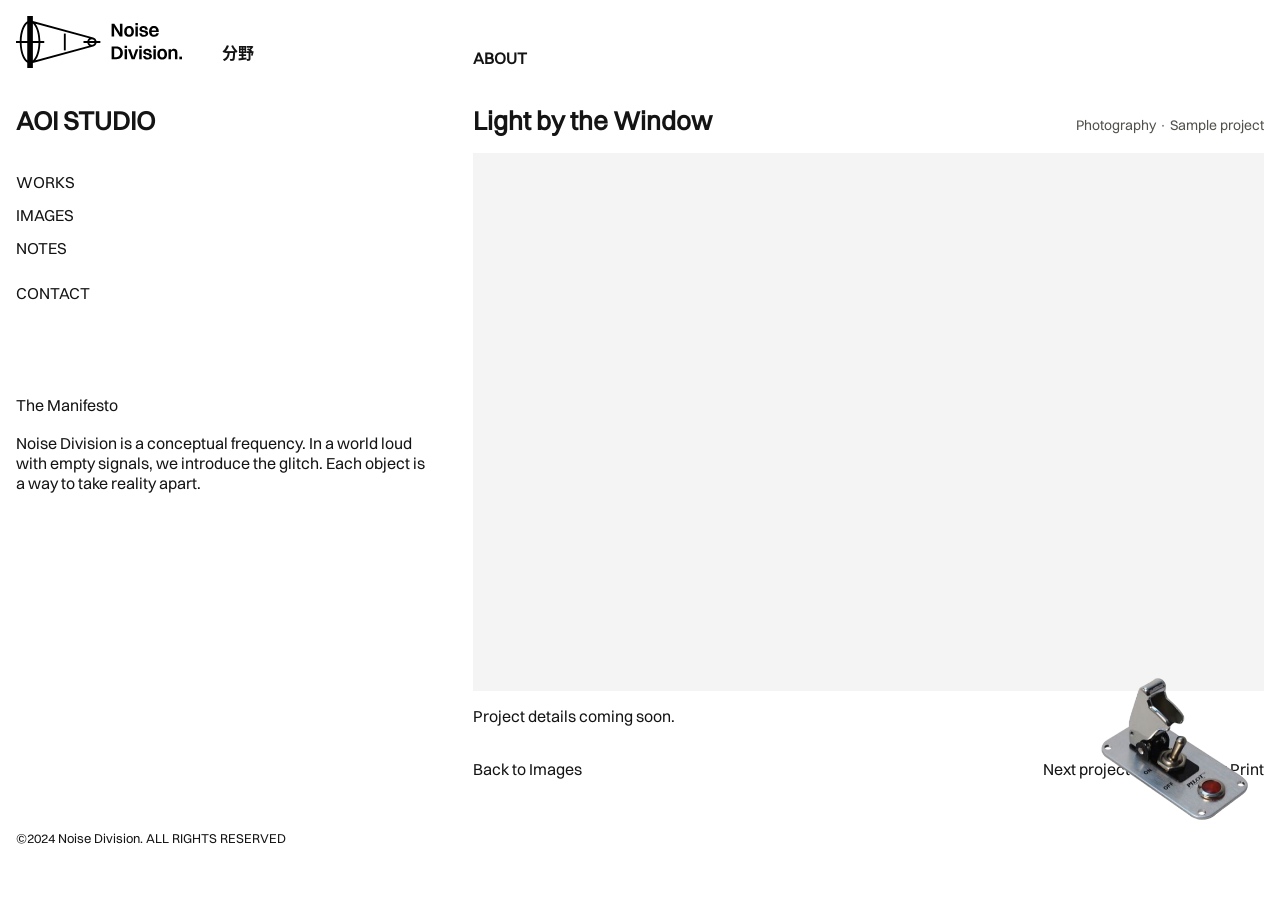
<file: works/photo.html>
<!doctype html>
<html lang="en">
<head>
<meta charset="utf-8">
<meta name="viewport" content="width=device-width, initial-scale=1">
<title>Light by the Window · Noise Division</title>
<link rel="preload" href="../Switzer-Regular.otf" as="font" type="font/otf" crossorigin>
<link rel="stylesheet" href="../site.css">
</head>
<body class="home-page interior-page">
<header class="home-header">
  <div class="home-brand">
    <a href="../index.html"><img class="site-logo" src="../logo_1.svg" alt="Noise Division"></a>
    <span lang="ja">分野</span>
  </div>
  <a class="home-about" href="../about.html">ABOUT</a>
</header>
<main class="home-layout">
<div class="home-sidebar">
    <p class="studio-title">AOI STUDIO</p>
    <nav aria-label="Main navigation">
      <a href="../works.html">WORKS</a>
      <a href="../images.html" aria-current="page">IMAGES</a>
      <a href="../ideas.html">NOTES</a>
      <a href="../info.html">CONTACT</a>
    </nav>
    <section class="home-manifesto" id="manifesto" aria-labelledby="manifesto-title">
      <h2 id="manifesto-title">The Manifesto</h2>
      <p>Noise Division is a conceptual frequency. In a world loud with empty signals, we introduce the glitch. Each object is a way to take reality apart.</p>
    </section>
  </div>
<div class="page-content"><section class="page-intro">
<div class="section-head"><h1>Light by the Window</h1><p class="note">Photography · Sample project</p></div>
<div class="project-media"><div class="cover" aria-hidden="true"></div></div>
<div class="project-info"><p>Project details coming soon.</p></div>
<nav class="project-nav" aria-label="Project navigation"><a href="../images.html">Back to Images</a><a href="design.html">Next project · Off-register Print</a></nav>
</section></div></main>
<footer class="home-footer">©2024 Noise Division. ALL RIGHTS RESERVED</footer>

<button type="button" class="corner-badge" aria-label="Play glitch effect" hidden></button>
<script src="../corner-images/list.js" defer></script>
<script src="../corner.js" defer></script>
</body>
</html>
</file>
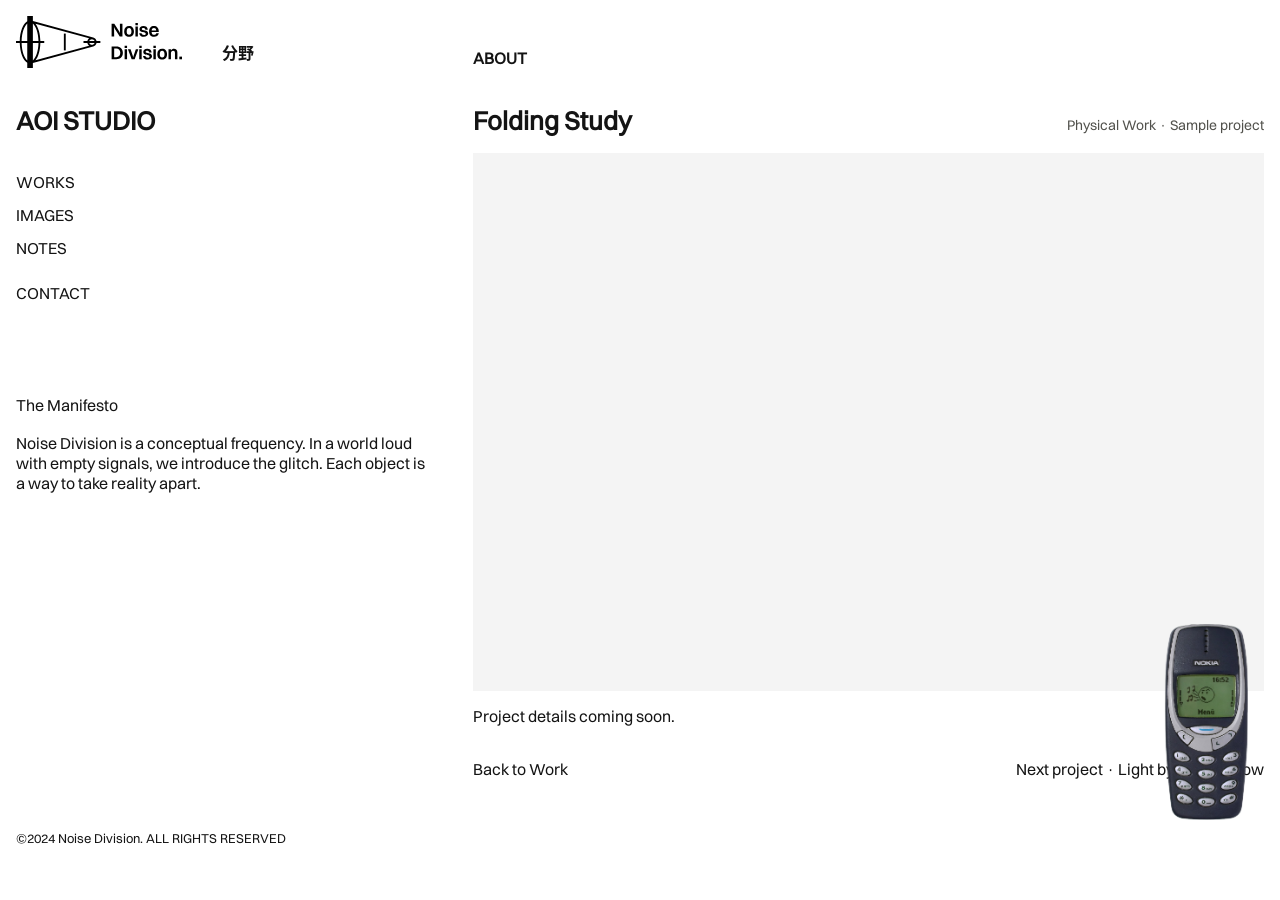
<file: works/physical.html>
<!doctype html>
<html lang="en">
<head>
<meta charset="utf-8">
<meta name="viewport" content="width=device-width, initial-scale=1">
<title>Folding Study · Noise Division</title>
<link rel="preload" href="../Switzer-Regular.otf" as="font" type="font/otf" crossorigin>
<link rel="stylesheet" href="../site.css">
</head>
<body class="home-page interior-page">
<header class="home-header">
  <div class="home-brand">
    <a href="../index.html"><img class="site-logo" src="../logo_1.svg" alt="Noise Division"></a>
    <span lang="ja">分野</span>
  </div>
  <a class="home-about" href="../about.html">ABOUT</a>
</header>
<main class="home-layout">
<div class="home-sidebar">
    <p class="studio-title">AOI STUDIO</p>
    <nav aria-label="Main navigation">
      <a href="../works.html" aria-current="page">WORKS</a>
      <a href="../images.html">IMAGES</a>
      <a href="../ideas.html">NOTES</a>
      <a href="../info.html">CONTACT</a>
    </nav>
    <section class="home-manifesto" id="manifesto" aria-labelledby="manifesto-title">
      <h2 id="manifesto-title">The Manifesto</h2>
      <p>Noise Division is a conceptual frequency. In a world loud with empty signals, we introduce the glitch. Each object is a way to take reality apart.</p>
    </section>
  </div>
<div class="page-content"><section class="page-intro">
<div class="section-head"><h1>Folding Study</h1><p class="note">Physical Work · Sample project</p></div>
<div class="project-media"><div class="cover" aria-hidden="true"></div></div>
<div class="project-info"><p>Project details coming soon.</p></div>
<nav class="project-nav" aria-label="Project navigation"><a href="../works.html">Back to Work</a><a href="photo.html">Next project · Light by the Window</a></nav>
</section></div></main>
<footer class="home-footer">©2024 Noise Division. ALL RIGHTS RESERVED</footer>

<button type="button" class="corner-badge" aria-label="Play glitch effect" hidden></button>
<script src="../corner-images/list.js" defer></script>
<script src="../corner.js" defer></script>
</body>
</html>
</file>
<file: site.css>
@font-face{font-family:Switzer;src:url("Switzer-Regular.otf") format("opentype");font-style:normal;font-weight:400;font-display:block}

:root{--paper:#fff;--ink:#141414;--muted:#51514c;--accent:#ededed;--line:#dedede}
*{box-sizing:border-box}
body{margin:0;min-height:100vh;min-height:100dvh;display:flex;flex-direction:column;background:var(--paper);color:var(--ink);font:1rem/1.55 Arial,"PingFang SC","Microsoft YaHei",sans-serif}
a{color:inherit;text-decoration:none}
button{font:inherit}
header,main,footer{width:min(1600px,calc(100% - 36px));margin-inline:auto}
header{display:flex;flex-direction:column;align-items:flex-start;gap:10px;padding:12px 0;border-bottom:1px solid var(--line)}
header>a{font-family:Switzer, Arial, sans-serif;font-weight:400;letter-spacing:normal;text-decoration:none;font-size:1.3rem}
header nav{display:flex;flex-direction:column;align-items:flex-start;gap:6px;font-size:.9rem}
nav a:hover,summary:hover{background:var(--accent)}
h1,h2,h3,p{margin:0}
section{padding:12px 0 32px}
.section-head{display:flex;align-items:baseline;justify-content:space-between;gap:5px 20px;flex-wrap:wrap;margin-bottom:10px}
h1,h2{font-size:clamp(1.45rem,3vw,2.85rem);font-weight:900;line-height:1.18;letter-spacing:-.06em}
.note,small{font-size:.875rem;color:var(--muted)}
.filters{display:flex;flex-wrap:wrap;gap:4px;margin-bottom:12px}
.filters button{cursor:pointer;border:0;padding:3px 10px;background:none;color:var(--ink);font-size:.9rem}
.filters button:hover,.filters button[aria-pressed=true]{background:var(--accent)}
.grid{display:grid;grid-template-columns:repeat(12,minmax(0,1fr));gap:6px}
.work{grid-column:span 6;min-width:0}
.work:nth-child(2){grid-column:span 4}
.work:nth-child(3){grid-column:span 2}
.work:nth-child(4){grid-column:span 7}
.grid.is-filtered .work{grid-column:1/-1;max-width:860px;width:100%}
.cover{height:clamp(200px,30vw,490px);display:grid;place-items:center;position:relative;overflow:hidden;background:#f4f4f4}
.caption{display:flex;align-items:baseline;justify-content:space-between;gap:4px 14px;flex-wrap:wrap;padding:7px 0}
.caption h3{font-size:.95rem}
.text-index{display:grid;grid-template-columns:1fr 1fr;gap:24px}
details{padding:12px 0}
summary{cursor:pointer;font-weight:700}
summary small{font-weight:400;margin-left:12px}
details p{margin:12px 0 0;max-width:40em}
.contact p{margin-top:8px}
footer{margin-top:auto;padding:12px 0 24px;color:var(--muted);font-size:.875rem}
[hidden]{display:none!important}
:focus-visible{outline:2px solid currentColor;outline-offset:3px}
@media(max-width:780px){.work:nth-child(n){grid-column:span 6}.grid.is-filtered .work{grid-column:1/-1}.text-index{grid-template-columns:1fr;gap:0}}
@media(max-width:480px){.work:nth-child(n){grid-column:1/-1}.cover{height:auto;aspect-ratio:4/3}}

.work-link{display:block;text-decoration:none}
.work-link:hover .caption{background:var(--accent)}
a[aria-current=page]{font-weight:700}
.page-intro{padding-top:20px}
.project-media{display:grid;grid-template-columns:minmax(0,1fr);gap:6px;margin-top:16px}
.project-media .work{grid-column:auto}
.project-media .cover{height:clamp(220px,42vw,600px)}
.project-info{padding:15px 0;max-width:46rem}
.project-nav{display:flex;justify-content:space-between;gap:14px;margin-top:18px;flex-wrap:wrap}
.reading{max-width:45rem;padding-block:28px}
.reading p{margin-top:18px}
.writing-list{list-style:none;padding:0;margin:16px 0 0}
.writing-list a{display:flex;justify-content:space-between;gap:12px;padding:12px 0}
.writing-list a:hover{background:var(--accent)}
@media(max-width:640px){.project-media{grid-template-columns:1fr}}


.home-background {
  width: 100%;
  aspect-ratio: 3823 / 2067;
  background: #fff url("home-background.png") center / contain no-repeat;
}

.corner-badge {
  position: fixed;
  right: calc(32px + env(safe-area-inset-right, 0px));
  bottom: calc(min(80px, 20vh) + env(safe-area-inset-bottom, 0px));
  cursor: pointer;
  display: grid;
  place-items: center;
  --corner-size: min(calc(clamp(77.44px, 13.915vw, 145.2px) * var(--corner-scale, 1)), 60vh, 65vw);
  width: var(--corner-size);
  height: var(--corner-size);
  padding: 0;
  border: 0;
  background: transparent;

}
.corner-badge img {
  min-width: 0;
  min-height: 0;
  width: 100%;
  height: 100%;
  object-fit: contain;
  object-position: right bottom;
}

.site-logo { display: block; width: auto; height: clamp(2.3rem, 5vw, 3.25rem); max-width: 100%; }

.corner-badge--glitch::after {
  content: "";
  position: absolute;
  inset: 0;
  pointer-events: none;
  background-image: url("data:image/svg+xml,%3Csvg xmlns='http://www.w3.org/2000/svg' width='96' height='96'%3E%3Cfilter id='n' color-interpolation-filters='sRGB'%3E%3CfeTurbulence type='fractalNoise' baseFrequency='.76' numOctaves='2' stitchTiles='stitch'/%3E%3CfeColorMatrix type='saturate' values='0'/%3E%3CfeComponentTransfer%3E%3CfeFuncA type='table' tableValues='0 .85'/%3E%3C/feComponentTransfer%3E%3C/filter%3E%3Crect width='100%25' height='100%25' filter='url(%23n)'/%3E%3C/svg%3E");
  background-size: 72px 72px;
  mix-blend-mode: hard-light;
  mask: var(--corner-mask) right bottom / contain no-repeat;
  animation: corner-static 180ms steps(3, end) infinite;
}
.corner-badge--glitch img {
  animation: corner-tear 240ms steps(1, end) infinite;
}
@keyframes corner-static {
  from { background-position: 0 0; opacity: .8; }
  to { background-position: 91px -53px; opacity: .5; }
}
@keyframes corner-tear {
  25% { clip-path: polygon(0 0,100% 0,100% 30%,84% 30%,84% 43%,100% 43%,100% 100%,0 100%,0 62%,15% 62%,15% 48%,0 48%); transform: scaleX(1.1); }
  50% { clip-path: inset(12% 0 8% 0); transform: translateX(-8px) skewX(8deg); }
  75% { clip-path: inset(0 6% 0 2%); transform: translateX(6px) scaleY(.94); }
}
@media (prefers-reduced-motion: reduce) {
  .corner-badge--glitch::after, .corner-badge--glitch img { animation: none; }
}

.home-page {
  --home-columns: 36.65% minmax(0, 1fr);
  display: grid;
  grid-template-rows: auto auto;
  align-content: start;
  padding: clamp(14px, 1.25vw, 24px);
  font-family: Switzer, Arial, sans-serif;
  line-height: 1.25;
}
.home-page > header,
.home-page > main,
.home-page > footer {
  width: 100%;
  margin: 0;
}
.home-header,
.home-layout {
  display: grid;
  grid-template-columns: var(--home-columns);
}
.home-page > .home-header {
  align-items: end;
  gap: 0;
  padding: 0;
  border: 0;
  margin-bottom: clamp(30px, 3vw, 58px);
}
.home-brand {
  display: flex;
  align-items: end;
  gap: clamp(16px, 3.2vw, 58px);
  font-weight: 700;
}
.home-about { justify-self: start; }
.home-sidebar { padding-right: 24px; }
.home-sidebar h1 {
  font-size: clamp(1.25rem, 1.45vw, 1.6rem);
  font-weight: 700;
  letter-spacing: normal;
}
.home-sidebar nav {
  display: grid;
  justify-items: start;
  gap: 13px;
  margin-top: clamp(25px, 2.7vw, 48px);
  font-size: 1rem;
}
.home-sidebar nav a:last-child { margin-top: 12px; }
.home-manifesto {
  max-width: 29rem;
  margin-top: clamp(55px, 7.3vw, 130px);
  padding: 0;
}
.home-manifesto h2 {
  margin-bottom: 18px;
  font-size: 1rem;
  font-weight: 400;
  letter-spacing: normal;
}
.home-panel {
  aspect-ratio: 1071 / 751;
  background: #000;
}
.home-page > .home-footer {
  grid-row: 2;
  align-self: end;
  width: 36%;
  justify-self: start;
  padding: 0;
  color: inherit;
  font-size: .8rem;
}
.home-layout, .home-footer { grid-column: 1; }
.home-layout { grid-row: 2; }
.home-sidebar { padding-bottom: 26px; }
.home-page .corner-badge { z-index: 1; }
@media (max-width: 650px) {
  .home-header { grid-template-columns: 1fr auto; }
  .home-layout { grid-template-columns: 1fr; gap: 22px; }
  .home-sidebar { padding: 0; }
  .home-manifesto { margin-top: 42px; }
  .home-page > .home-footer { grid-row: 3; width: 100%; padding-top: 18px; }
}

@font-face {
  font-family: "Source Han Sans CN";
  src: url("SourceHanSansCN-Regular.otf") format("opentype");
  font-weight: 400;
  font-display: block;
}
@font-face {
  font-family: "Source Han Sans CN";
  src: url("SourceHanSansCN-Bold.otf") format("opentype");
  font-weight: 700;
  font-display: block;
}

.home-page {
  --studio-title-size: 1.625rem;
  --studio-logo-height: clamp(2.3rem, 5vw, 3.25rem);
  font-family: Switzer, "Source Han Sans CN", sans-serif;
}
.home-page .site-logo { height: var(--studio-logo-height); }
.home-brand span {
  font-family: "Source Han Sans CN", sans-serif;
  line-height: 1;
  /* Division ends at y=76.39 in the logo's 91.74-unit viewBox. */
  margin-bottom: calc(var(--studio-logo-height) * 0.1673 - 0.06em);
}
.home-sidebar {
  padding-right: clamp(18px, 3vw, 52px);
}
.home-sidebar h1,
.studio-title,
.page-content h1 {
  font-size: var(--studio-title-size);
  font-weight: 700;
  letter-spacing: normal;
  line-height: 1.18;
}
.home-page > .home-footer {
  font-size: .8125rem;
}
.interior-page .home-layout { min-height: calc(100dvh - 10rem); }
.interior-page .home-sidebar { padding-bottom: 54px; }
.page-content { min-width: 0; padding-bottom: 24px; }
.page-content > section,
.page-content > article { padding-top: 0; }
.page-content h2,
.page-content h3 {
  font-size: 1rem;
  font-weight: 700;
  letter-spacing: normal;
}
.home-header > .home-about { font: inherit; font-weight: 700; }
.home-sidebar nav a[aria-current="page"] { font-weight: 400; }

@media (max-width: 650px) {
  .home-sidebar, .interior-page .home-sidebar { padding: 0; }
  .interior-page .home-layout { min-height: 0; }
}

.home-panel { position: relative; background: transparent; }
.home-panel img {
  position: absolute;
  inset: 0;
  display: block;
  width: 100%;
  height: 100%;
  object-fit: contain;
}
button.home-panel { width: 100%; padding: 0; border: 0; cursor: pointer; isolation: isolate; }

.home-image-title {
  position: absolute;
  left: var(--image-title-left, 0px);
  bottom: var(--image-title-bottom, 0px);
  visibility: hidden;
  font-size: 2rem;
  line-height: .72;
  font-weight: 700;
  text-align: left;
  white-space: nowrap;
  color: #fff;
  mix-blend-mode: difference;
  pointer-events: none;
}
.home-panel--image-ready .home-image-title { visibility: visible; }
</file>
